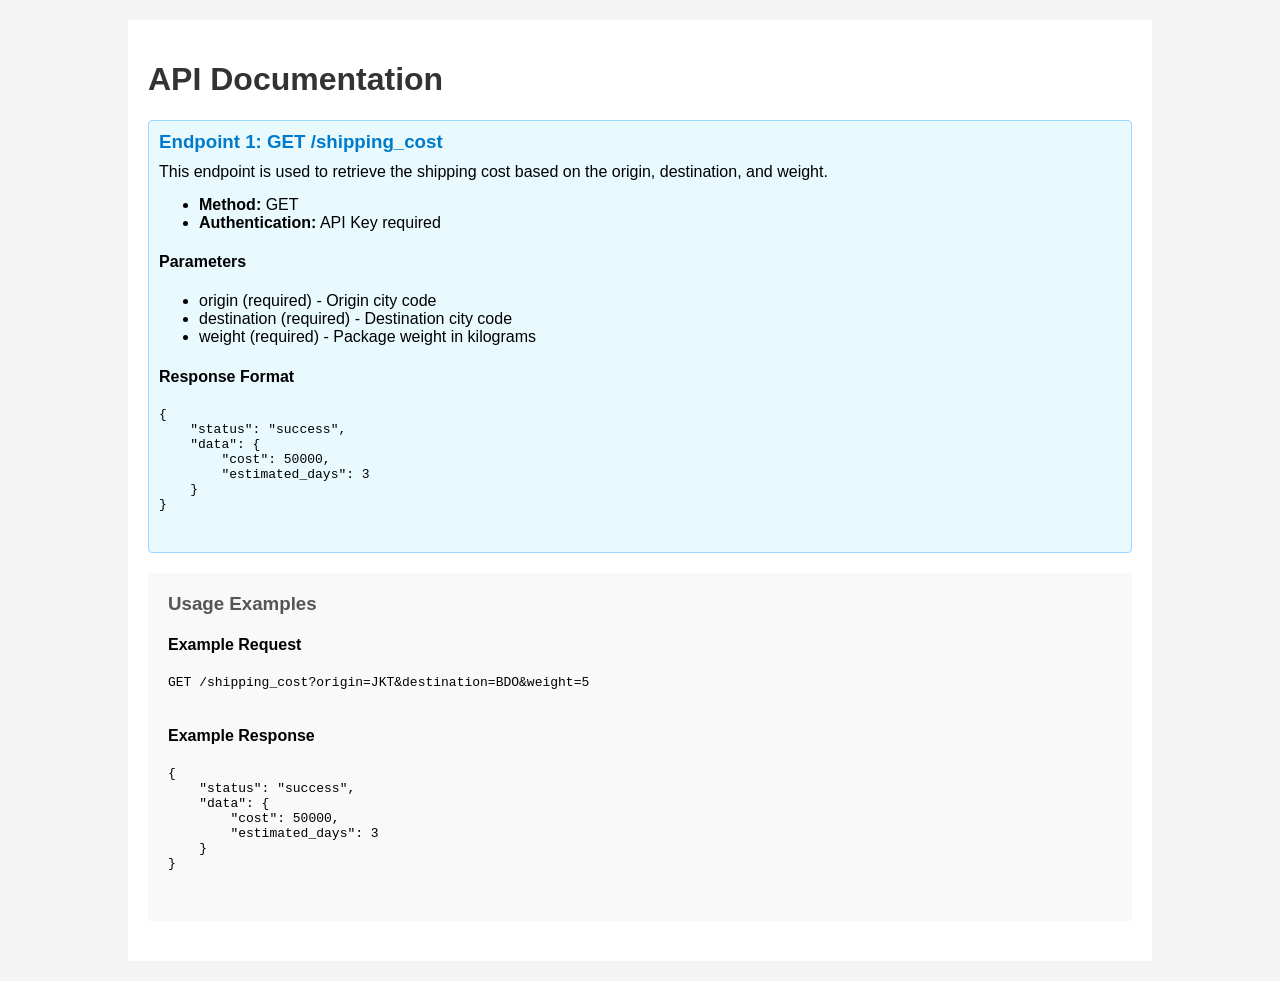
<file: app/index.html>
<!DOCTYPE html>
<html lang="en">
<head>
    <meta charset="UTF-8">
    <meta name="viewport" content="width=device-width, initial-scale=1.0">
    <title>API Documentation</title>
    <style>
        body {
            font-family: Arial, sans-serif;
            margin: 0;
            padding: 0;
            background-color: #f4f4f4;
        }

        .container {
            width: 80%; /* You can adjust this width as needed */
            max-width: 1200px; /* Adjust this if you want a different maximum width */
            margin: 20px auto; /* Centers the container horizontally */
            padding: 20px;
            background-color: #fff;
            box-sizing: border-box; /* Ensures padding is included in the width */
        }

        h1 {
            color: #333;
        }

        h2 {
            color: #555;
            margin-top: 25px;
        }

        p, ul, pre {
            margin: 15px 0;
        }

        .endpoint {
            background-color: #e9faff;
            padding: 10px;
            border: 1px solid #99d9ff;
            border-radius: 4px;
            margin: 20px 0;
        }

        .endpoint h3 {
            margin: 0;
            color: #007acc;
        }

        .endpoint p {
            margin: 10px 0;
        }

        .usage {
            background-color: #f9f9f9;
            padding: 20px;
            margin: 20px 0;
        }

        .usage h3 {
            margin: 0;
            color: #555;
        }
    </style>
</head>
<body>

<div class="container">
    <h1>API Documentation</h1>

    <section class="endpoint">
        <h3>Endpoint 1: GET /shipping_cost</h3>
        <p>This endpoint is used to retrieve the shipping cost based on the origin, destination, and weight.</p>
        <ul>
            <li><strong>Method:</strong> GET</li>
            <li><strong>Authentication:</strong> API Key required</li>
        </ul>
        <h4>Parameters</h4>
        <ul>
            <li>origin (required) - Origin city code</li>
            <li>destination (required) - Destination city code</li>
            <li>weight (required) - Package weight in kilograms</li>
        </ul>
        <h4>Response Format</h4>
        <pre>
{
    "status": "success",
    "data": {
        "cost": 50000,
        "estimated_days": 3
    }
}
        </pre>
    </section>

    <section class="usage">
        <h3>Usage Examples</h3>
        <h4>Example Request</h4>
        <pre>
GET /shipping_cost?origin=JKT&destination=BDO&weight=5
        </pre>
        <h4>Example Response</h4>
        <pre>
{
    "status": "success",
    "data": {
        "cost": 50000,
        "estimated_days": 3
    }
}
        </pre>
    </section>

    <!-- Add more sections for additional endpoints, authentication details, rate limits, etc. -->

</div>

</body>
</html>
</file>
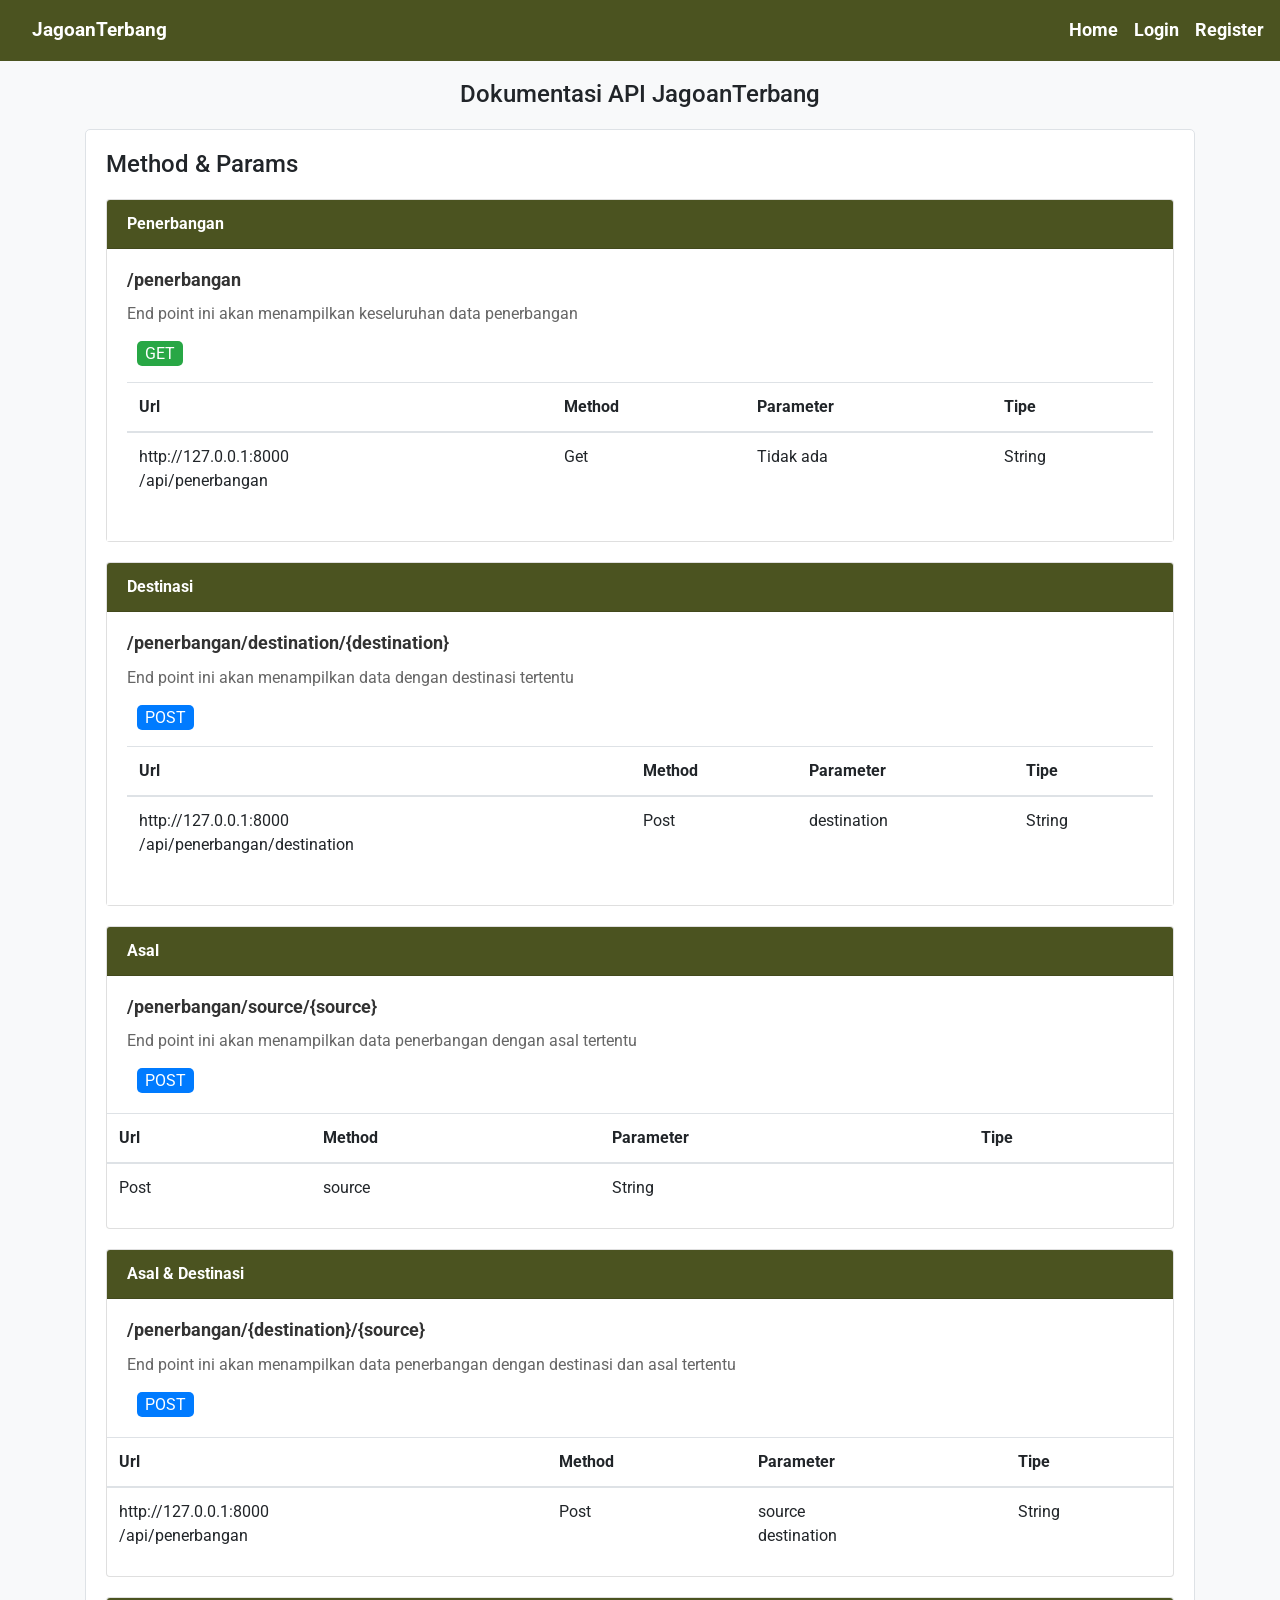
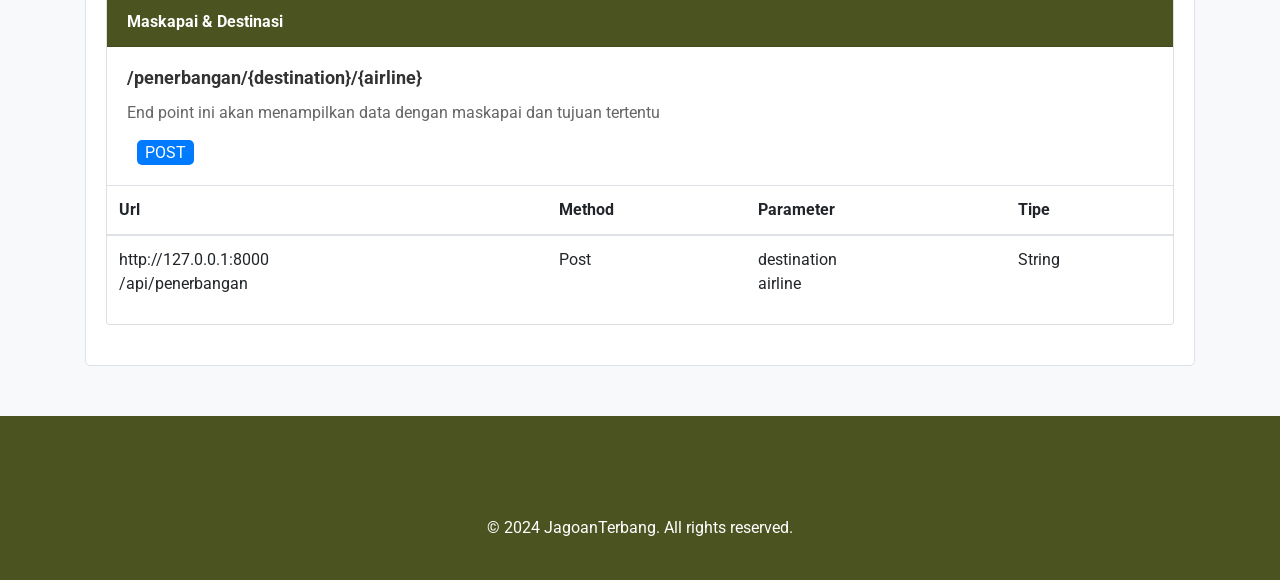
<file: LandingPage/index.html>
<!DOCTYPE html>
<html lang="en">
<head>
    <meta charset="UTF-8">
    <meta name="viewport" content="width=device-width, initial-scale=1.0">
    <title>Dokumentasi API JagoanTerbang</title>
    <link href="https://fonts.googleapis.com/css2?family=Roboto:wght@400;700&display=swap" rel="stylesheet">
    <link rel="stylesheet" href="https://stackpath.bootstrapcdn.com/bootstrap/4.5.2/css/bootstrap.min.css">
    <style>
        body {
            font-family: 'Roboto', sans-serif;
            background-color: #f8f9fa;
            margin: 0;
            padding: 0;
        }
        .container {
            margin-top: 80px;
            margin-bottom: 20px;
        }
        .navbar {
            background-color: #4b5320; /* Army green */
            padding: 1rem;
            width: 100%;
            position: absolute; /* Added */
            top: 0; /* Added */
            left: 0; /* Added */
            z-index: 999; /* Added */
            display: flex; /* Added */
            justify-content: space-between; /* Added */
            align-items: center; /* Added */
        }
        .navbar .logo {
            color: white; /* Added */
            font-weight: bold; /* Added */
            font-size: 1.2rem; /* Added */
            margin-left: 1rem; /* Added */
        }
        .navbar ul {
            list-style-type: none;
            margin: 0;
            padding: 0;
            display: flex;
        }
        .navbar li {
            margin-right: 1rem;
        }
        .navbar li:last-child {
            margin-right: 0;
        }
        .navbar a {
            text-decoration: none;
            color: white;
            font-weight: bold;
            font-size: 1.1rem;
            transition: color 0.3s ease;
        }
        .navbar a:hover {
            color: #fffbfb; /* Lighter color on hover */
        }
        /* Content Styles */
        .section {
            margin-bottom: 30px;
            padding: 20px;
            border: 1px solid #dee2e6;
            border-radius: 5px;
            background-color: #fff;
        }
        .section-title {
            font-size: 24px;
            margin-bottom: 20px;
        }
        .endpoint-card {
            margin-bottom: 20px;
        }
        .card-header {
            background-color: #4b5320; /* Soft gray */
            color: #fff;
            font-weight: bold;
        }
        .card-body {
            background-color: #fff;
        }
        .card-title {
            color: #333;
            font-size: 18px;
            font-weight: bold;
        }
        .method {
            margin-left: 10px;
            padding: 3px 8px;
            border-radius: 5px;
            color: #fff;
        }
        .method-get {
            background-color: #28a745; /* Green for GET */
        }
        .method-post {
            background-color: #007bff; /* Blue for POST */
        }
        .endpoint-description {
            margin-top: 10px;
            color: #666;
        }
        /* Footer Styles */
        footer {
            background-color: #4b5320; /* Green Army */
            color: #fff;
            padding: 20px 0;
            text-align: center;
            width: 100%;
            bottom: 0;
        }

</style>
</head>
<body>
    <div class="navbar">
        <div class="logo">JagoanTerbang</div>
        <ul>
            <li><a href="/LandingPage/index.html">Home</a></li>
            <li><a href="/LandingPage/LoginPage/index.html">Login</a></li>
            <li><a href="/LandingPage/LoginPage/index copy.html">Register</a></li>
        </ul>
    </div>
    <div class="container">
        <div class="row">
            <div class="col-md-12">
                <h1 class="text-center section-title" id="section-endpoint">Dokumentasi API JagoanTerbang</h1>
            </div>
        </div>
        <div class="row">
            <div class="col-md-12">
                <div class="section" id="section-endpoint">
                    <h2 class="section-title">Method & Params</h2>
                    <div class="card endpoint-card">
                        <div class="card-header">Penerbangan</div>
                        <div class="card-body">
                            <h5 class="card-title">/penerbangan</h5>
                            <p class="card-text endpoint-description">End point ini akan menampilkan keseluruhan data penerbangan</p>
                            <p class="card-text"><span class="method method-get">GET</span></p>
                            <!--<h6 class="card-text endpoint-description text-center">Parameter</h6>-->
                            <table class="table mx-auto">
                                <thead>
                                    <tr>
                                        <th scope="col">Url</th>
                                        <th scope="col">Method</th>
                                        <th scope="col">Parameter</th>
                                        <th scope="col">Tipe</th>
                                    </tr>
                                </thead>
                                <tbody>
                                    <tr>
                                        <td>http://127.0.0.1:8000<br>/api/penerbangan</td>
                                        <td>Get</td>
                                        <td>Tidak ada</td>
                                        <td>String</td>
                                    </tr>
                                </tbody>
                            </table>
                        </div>
                    </div>



                    <div class="card endpoint-card">
                        <div class="card-header">Destinasi</div>
                        <div class="card-body">
                            <h5 class="card-title">/penerbangan/destination/{destination}</h5>
                            <p class="card-text endpoint-description">End point ini akan menampilkan data dengan destinasi tertentu</p>
                            <p class="card-text"><span class="method method-post">POST</span></p>
                            <table class="table mx-auto">
                                <thead>
                                    <tr>
                                        <th scope="col">Url</th>
                                        <th scope="col">Method</th>
                                        <th scope="col">Parameter</th>
                                        <th scope="col">Tipe</th>
                                    </tr>
                                </thead>
                                <tbody>
                                    <tr>
                                        <td>http://127.0.0.1:8000<br>/api/penerbangan/destination</td>
                                        <td>Post</td>
                                        <td>destination</td>
                                        <td>String</td>
                                    </tr>
                                </tbody>
                            </table>
                        </div>
                    </div>
                    <div class="card endpoint-card">
                        <div class="card-header">Asal</div>
                        <div class="card-body">
                            <h5 class="card-title">/penerbangan/source/{source}</h5>
                            <p class="card-text endpoint-description">End point ini akan menampilkan data penerbangan dengan asal tertentu</p>
                            <p class="card-text"><span class="method method-post">POST</span></p>
                        </div>
                        <table class="table mx-auto">
                            <thead>
                                <tr>
                                    <th scope="col">Url</th>
                                    <th scope="col">Method</th>
                                    <th scope="col">Parameter</th>
                                    <th scope="col">Tipe</th>
                                </tr>
                            </thead>
                            <tbody>
                                <tr>

                                    <td>Post</td>
                                    <td>source</td>
                                    <td>String</td>
                                </tr>
                            </tbody>
                        </table>
                    </div>
                    <div class="card endpoint-card">
                        <div class="card-header">Asal & Destinasi</div>
                        <div class="card-body">
                            <h5 class="card-title">/penerbangan/{destination}/{source}</h5>
                            <p class="card-text endpoint-description">End point ini akan menampilkan data penerbangan dengan destinasi dan asal tertentu</p>
                            <p class="card-text"><span class="method method-post">POST</span></p>
                        </div>
                        <table class="table mx-auto">
                            <thead>
                                <tr>
                                    <th scope="col">Url</th>
                                    <th scope="col">Method</th>
                                    <th scope="col">Parameter</th>
                                    <th scope="col">Tipe</th>
                                </tr>
                            </thead>
                            <tbody>
                                <tr>
                                    <td>http://127.0.0.1:8000<br>/api/penerbangan</td>
                                    <td>Post</td>
                                    <td>source <br> destination</td>
                                    <td>String</td>
                                </tr>
                            </tbody>
                        </table>
                    </div>
                    <div class="card endpoint-card">
                        <div class="card-header">Maskapai & Destinasi</div>
                        <div class="card-body">
                            <h5 class="card-title">/penerbangan/{destination}/{airline}</h5>
                            <p class="card-text endpoint-description">End point ini akan menampilkan data dengan maskapai dan tujuan tertentu</p>
                            <p class="card-text"><span class="method method-post">POST</span></p>
                        </div>
                        <table class="table mx-auto">
                            <thead>
                                <tr>
                                    <th scope="col">Url</th>
                                    <th scope="col">Method</th>
                                    <th scope="col">Parameter</th>
                                    <th scope="col">Tipe</th>
                                </tr>
                            </thead>
                            <tbody>
                                <tr>
                                    <td>http://127.0.0.1:8000<br>/api/penerbangan</td>
                                    <td>Post</td>
                                    <td>destination <br> airline</td>
                                    <td>String</td>
                                </tr>
                            </tbody>
                        </table>
                    </div>
                </div>
            </div>
        </div>
    </div>

    <footer>
        <div class="container">
            <p>&copy; 2024 JagoanTerbang. All rights reserved.</p>
        </div>
    </footer>
</body>
</html>
</file>
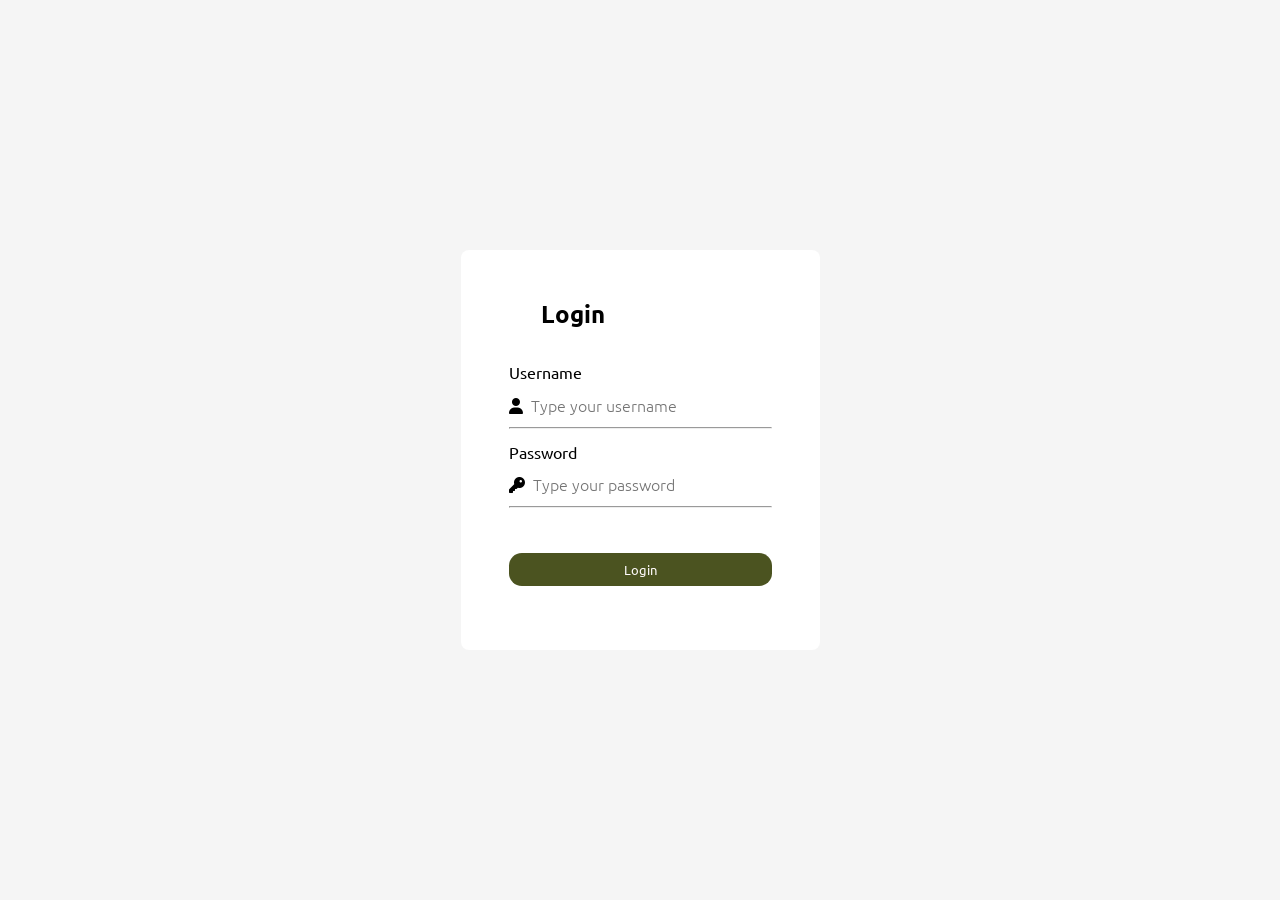
<file: LandingPage/LoginPage/index.html>
<!DOCTYPE html>
<html lang="en">
  <head>
    <meta charset="UTF-8" />
    <meta http-equiv="X-UA-Compatible" content="IE=edge" />
    <meta name="viewport" content="width=device-width, initial-scale=1.0" />
    <title>Login Form</title>
    <link rel="stylesheet" href="style.css" />
    <link
      rel="stylesheet"
      href="https://cdnjs.cloudflare.com/ajax/libs/font-awesome/6.1.1/css/all.min.css"
      integrity="sha512-KfkfwYDsLkIlwQp6LFnl8zNdLGxu9YAA1QvwINks4PhcElQSvqcyVLLD9aMhXd13uQjoXtEKNosOWaZqXgel0g=="
      crossorigin="anonymous"
      referrerpolicy="no-referrer"
    />
  </head>

  <body>
    <div class="container">
      <h2 class="t-center">Login</h2>
      <form action="">
        <div class="inputDiv">
          <label for="name" class="username">Username</label>
          <div class="userArea">
            <i class="fa-solid fa-user"></i
            ><input
              type="text"
              name="name"
              id="name"
              placeholder="Type your username"
            />
          </div>
          <hr />
        </div>
        <div class="inputDiv">
          <label for="password" class="username">Password</label>
          <div class="userArea">
            <i class="fa-solid fa-key">
              </i
            ><input
              type="password"
              name="password"
              id="password"
              placeholder="Type your password"
            />
          </div>
          <hr />
        </div>
        <button class="btn">Login</button>
        </div>
      </form>
    </div>
  </body>
</html>
</file>
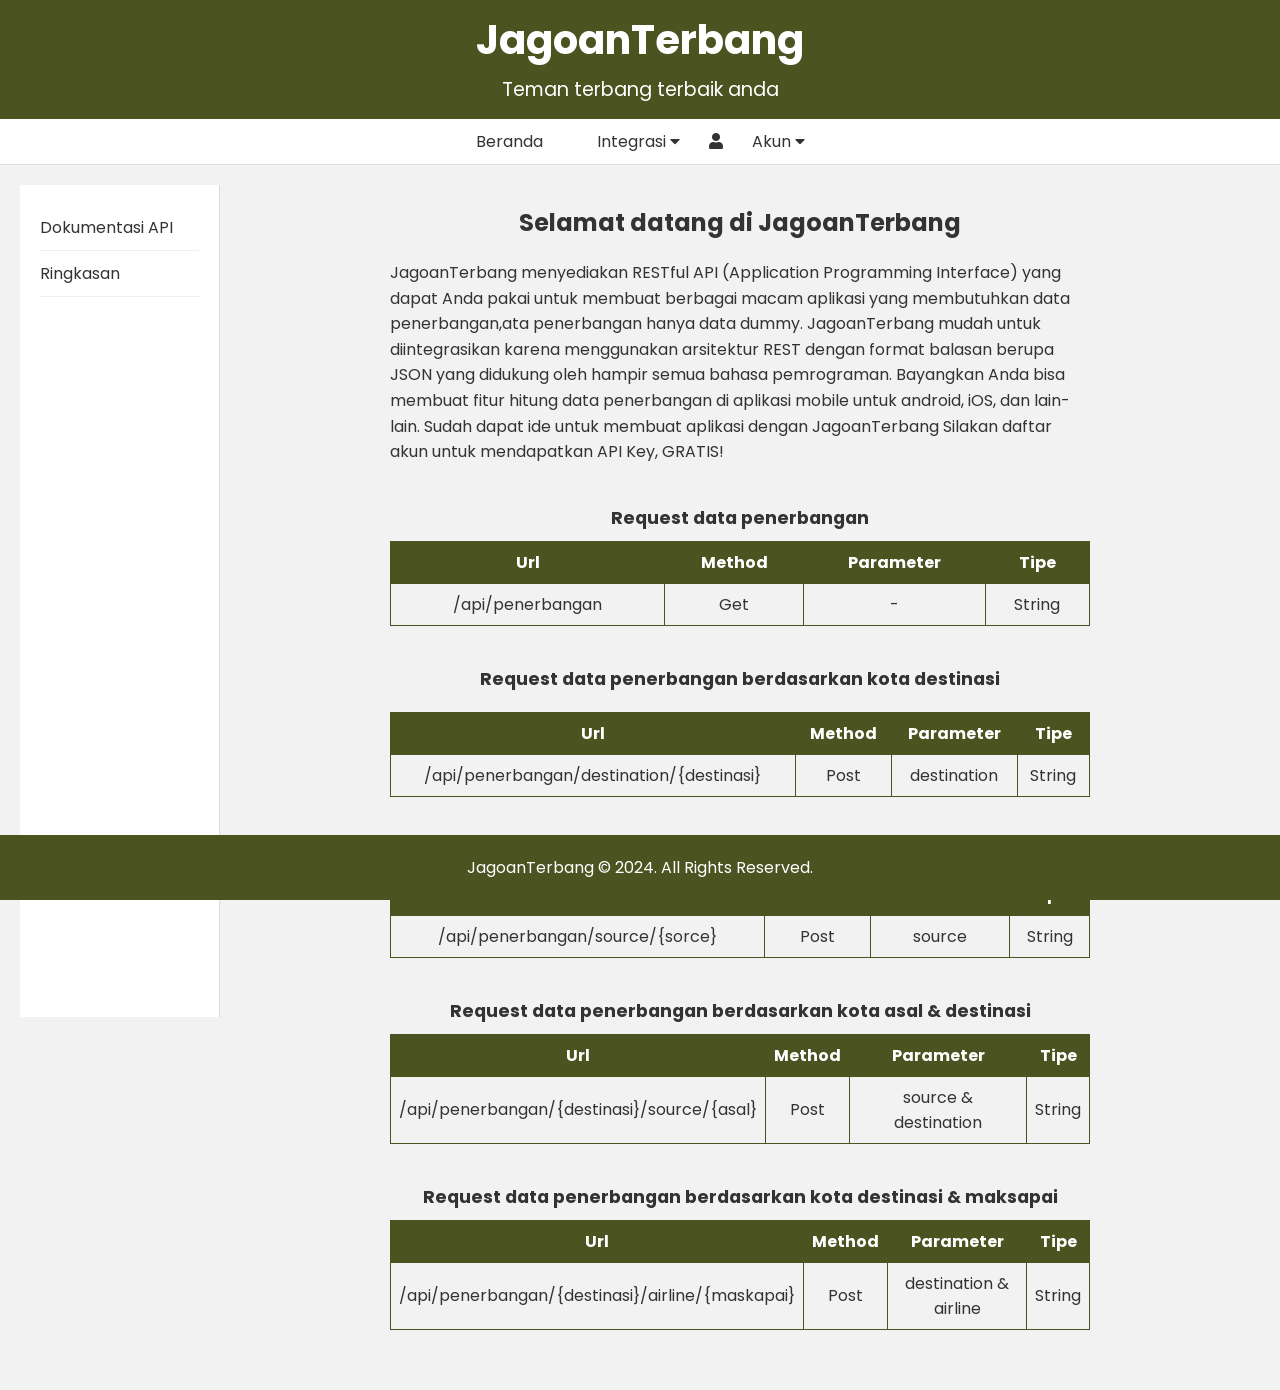
<file: LandingPage/dokumentasi.html>
<!DOCTYPE html>
<html lang="en" dir="ltr">
<head>
  <meta charset="utf-8">
  <title>Dokumentasi</title>
  <link rel="stylesheet" href="https://fonts.googleapis.com/css?family=Poppins&display=swap">
  <link rel="stylesheet" href="https://cdnjs.cloudflare.com/ajax/libs/font-awesome/5.15.3/css/all.min.css">
  <style>
    * {
      margin: 0;
      padding: 0;
      box-sizing: border-box;
      font-family: 'Poppins', sans-serif;
    }
    body {
      background: #f2f2f2;
      color: #333;
      display: flex;
      flex-direction: column;
      min-height: 100vh;
    }
    header {
      background: #4b5320;
      padding: 10px 0;
      text-align: center;
      color: white;
    }
    header h1 {
      margin: 0;
      font-size: 2.5em;
    }
    header p {
      margin: 5px  15px;
      font-size: 1.2em;
    }
    nav {
      background: #ffffff;
      padding: 10px 0;
      text-align: center;
      border-bottom: 1px solid #ddd;
    }
    nav a {
      color: #333;
      text-decoration: none;
      margin: 0 15px;
      font-size: 16px;
      padding: 5px 10px;
    }
    nav a:hover {
      color: #4b5320;
    }
    nav .menu-item, nav .user-menu {
      display: inline-block;
      position: relative;
      cursor: pointer; /* Menambahkan cursor pointer */
    }
    nav .menu-item .dropdown, nav .user-menu .user-dropdown {
      display: none;
      position: absolute;
      top: 30px;
      left: 0;
      background: #fff;
      border: 1px solid #ddd;
      border-radius: 5px;
      width: 150px;
      text-align: left;
      z-index: 1000; /* Menambahkan z-index */
    }
    nav .menu-item .dropdown a, nav .user-menu .user-dropdown a {
      display: block;
      padding: 10px;
      color: #333;
      text-decoration: none;
    }
    nav .menu-item .dropdown a:hover, nav .user-menu .user-dropdown a:hover {
      background: #f2f2f2;
    }
    .container {
      display: flex;
      flex: 1;
      padding: 20px;
      overflow: hidden;

    }
    .sidebar {
      width: 200px;
      background: #fff;
      padding: 20px;
      border-right: 1px solid #ddd;
      overflow-y: auto;
      max-height: calc(100vh - 68px);
    }
    .sidebar a {
      display: block;
      padding: 10px 0;
      color: #333;
      text-decoration: none;
      border-bottom: 1px solid #eee;
    }
    .sidebar a:hover {
      background: #f2f2f2;
    }
    .content {
      flex: 1;
      padding: 20px;
      overflow-y: auto;
      display: flex;
      flex-direction: column;
      align-items: center;
    }
    .content h2 {
      margin-bottom: 20px;
    }
    .content p {
      width: 70%;
      margin-bottom: 20px;
      line-height: 1.6;
      margin-left: 250px;
      margin-right: 250px;
    }
    .table-container {
      width: 70%;
      display: flex;
      justify-content: center;
      margin: 20px 0;
    }
    .table {
      width: 100%;
      border-collapse: collapse;
    }
    caption {
        font-size: 1.1em;
        font-weight:bolder ;
        margin-bottom: 10px;
        text-align: center;
    }
    .table th, .table td {
      border: 1px solid #4b5320;
      padding: 8px;
      text-align: center;
    }
    .table th {
      background-color: #4b5320;
      color: white;
    }
    footer {
      background: #4b5320;
      color: white;
      text-align: center;
      padding: 20px;
      position: fixed;
      bottom: 0;
      width: 100%;
    }
    footer .social-links a {
      color: white;
      margin: 0 10px;
      text-decoration: none;
      font-size: 1.2em;
    }
    footer .social-links a:hover {
      text-decoration: underline;
    }
  </style>
</head>
<body>
  <header>
    <h1>JagoanTerbang</h1>
    <p>Teman terbang terbaik anda</p>
  </header>
  <nav>
    <a href="#">Beranda</a>
    <div class="menu-item">
      <a href="#">Integrasi <span class="fas fa-caret-down"></span></a>
      <div class="dropdown" id="integrasi-dropdown">
        <a href="index.html">Dokumentasi</a>
        <a href="#">Widget</a>
      </div>
    </div>
    <div class="user-menu">
      <span class="fas fa-user"></span> <a id="akun-menu">Akun <span class="fas fa-caret-down"></span></a>
      <div class="user-dropdown" id="user-dropdown">
        <a href="LoginPage/index copy.html">Daftar</a>
        <a href="LoginPage/index.html">Masuk</a>
      </div>
    </div>
  </nav>
  <div class="container">
    <div class="sidebar">
      <a href="#">Dokumentasi API</a>
      <a href="#">Ringkasan</a>
    </div>
    <div class="content">
      <!-- Konten Dokumentasi -->
      <h2>Selamat datang di JagoanTerbang</h2>
        <p>JagoanTerbang menyediakan RESTful API (Application Programming Interface) yang dapat  Anda pakai untuk membuat berbagai macam aplikasi yang membutuhkan data penerbangan,ata penerbangan hanya data dummy. JagoanTerbang mudah untuk diintegrasikan karena menggunakan arsitektur REST dengan format balasan berupa JSON yang didukung oleh hampir semua bahasa pemrograman. Bayangkan Anda bisa membuat fitur hitung data penerbangan di  aplikasi mobile untuk android, iOS, dan lain-lain. Sudah dapat ide untuk membuat aplikasi dengan JagoanTerbang Silakan daftar akun untuk mendapatkan API Key, GRATIS!</p>
      <!-- Tambahkan lebih banyak konten dokumentasi di sini -->
      <div class="table-container">
        <table class="table">
        <caption>Request data penerbangan</caption>
        <thead>
            <tr>
                <th scope="col">Url</th>
                <th scope="col">Method</th>
                <th scope="col">Parameter</th>
                <th scope="col">Tipe</th>
            </tr>
          </thead>
          <tbody>
            <tr>
                <td>/api/penerbangan</td>
                <td>Get</td>
                <td>-</td>
                <td>String</td>
            </tr>
          </tbody>
        </table>
      </div>
      <div class="table-container">
        <table class="table">
        <caption>Request data penerbangan berdasarkan kota destinasi<caption>
        <thead>
            <tr>
                <th scope="col">Url</th>
                <th scope="col">Method</th>
                <th scope="col">Parameter</th>
                <th scope="col">Tipe</th>
            </tr>
          </thead>
          <tbody>
            <tr>
                <td>/api/penerbangan/destination/{destinasi}</td>
                <td>Post</td>
                <td>destination</td>
                <td>String</td>
            </tr>
          </tbody>
        </table>
      </div>
      <div class="table-container">
        <table class="table">
        <caption>Request data penerbangan berdasarkan kota asal</caption>
        <thead>
            <tr>
                <th scope="col">Url</th>
                <th scope="col">Method</th>
                <th scope="col">Parameter</th>
                <th scope="col">Tipe</th>
            </tr>
          </thead>
          <tbody>
            <tr>
                <td>/api/penerbangan/source/{sorce}</td>
                <td>Post</td>
                <td>source</td>
                <td>String</td>
            </tr>
          </tbody>
        </table>
      </div>
      <div class="table-container">
        <table class="table">
        <caption>Request data penerbangan berdasarkan kota asal & destinasi</caption>
        <thead>
            <tr>
                <th scope="col">Url</th>
                <th scope="col">Method</th>
                <th scope="col">Parameter</th>
                <th scope="col">Tipe</th>
            </tr>
          </thead>
          <tbody>
            <tr>
                <td>/api/penerbangan/{destinasi}/source/{asal}</td>
                <td>Post</td>
                <td>source & destination</td>
                <td>String</td>
            </tr>
          </tbody>
        </table>
      </div>
      <div class="table-container">
        <table class="table">
        <caption>Request data penerbangan berdasarkan kota destinasi & maksapai</caption>
        <thead>
            <tr>
                <th scope="col">Url</th>
                <th scope="col">Method</th>
                <th scope="col">Parameter</th>
                <th scope="col">Tipe</th>
            </tr>
          </thead>
          <tbody>
            <tr>
                <td>/api/penerbangan/{destinasi}/airline/{maskapai}</td>
                <td>Post</td>
                <td>destination & airline </td>
                <td>String</td>
            </tr>
          </tbody>
        </table>
      </div>
    </div>
  </div>
  <footer>
    <div>
      JagoanTerbang &copy; 2024. All Rights Reserved.
    </div>
  </footer>

  <script>
    document.getElementById('akun-menu').addEventListener('click', function(event) {
      event.stopPropagation(); // Mencegah penutupan dropdown saat klik di dalamnya
      var dropdown = document.getElementById('user-dropdown');
      dropdown.style.display = dropdown.style.display === 'block' ? 'none' : 'block';
    });

    document.querySelector('.menu-item > a').addEventListener('click', function(event) {
      event.stopPropagation(); // Mencegah penutupan dropdown saat klik di dalamnya
      var dropdown = document.getElementById('integrasi-dropdown');
      dropdown.style.display = dropdown.style.display === 'block' ? 'none' : 'block';
    });

    window.onclick = function(event) {
      var userDropdowns = document.querySelectorAll(".user-dropdown");
      userDropdowns.forEach(function(dropdown) {
        if (dropdown.style.display === 'block') {
          dropdown.style.display = 'none';
        }
      });
      var dropdowns = document.querySelectorAll(".dropdown");
      dropdowns.forEach(function(dropdown) {
        if (dropdown.style.display === 'block') {
          dropdown.style.display = 'none';
        }
      });
    };
  </script>
</body>
</html>
</file>
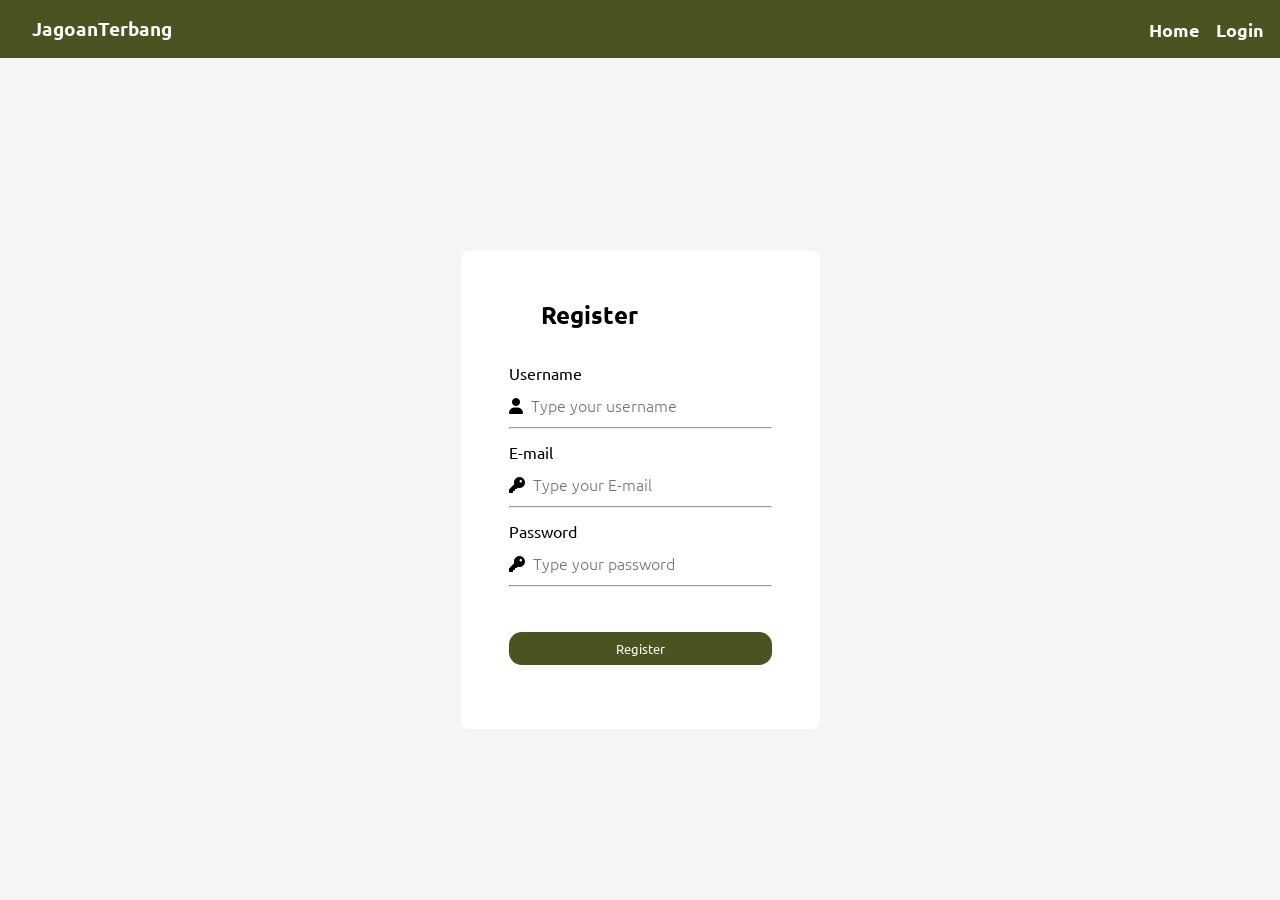
<file: LandingPage/LoginPage/index copy.html>
<!DOCTYPE html>
<html lang="en">
<head>
    <meta charset="UTF-8">
    <meta http-equiv="X-UA-Compatible" content="IE=edge">
    <meta name="viewport" content="width=device-width, initial-scale=1.0">
    <title>Register Form</title>
    <link rel="stylesheet" href="style.css">
    <link rel="stylesheet" href="https://cdnjs.cloudflare.com/ajax/libs/font-awesome/6.1.1/css/all.min.css" integrity="sha512-KfkfwYDsLkIlwQp6LFnl8zNdLGxu9YAA1QvwINks4PhcElQSvqcyVLLD9aMhXd13uQjoXtEKNosOWaZqXgel0g==" crossorigin="anonymous" referrerpolicy="no-referrer">
    <style>
        @import url("https://fonts.googleapis.com/css2?family=Ubuntu:wght@300;500;700&display=swap");
        * {
            margin: 0;
            padding: 0;
            box-sizing: border-box;
            font-family: "Ubuntu", sans-serif;
        }
        body {
            width: 100%;
            height: 100vh;
            position: relative; /* Added */
            background-color: whitesmoke;
            margin: 0; /* Added to reset default margin */
        }
        .navbar {
            background-color: #4b5320; /* Army green */
            padding: 1rem;
            width: 100%;
            position: absolute; /* Added */
            top: 0; /* Added */
            left: 0; /* Added */
            z-index: 999; /* Added */
            display: flex; /* Added */
            justify-content: space-between; /* Added */
            align-items: center; /* Added */
        }
        .navbar .logo {
            color: white; /* Added */
            font-weight: bold; /* Added */
            font-size: 1.2rem; /* Added */
            margin-left: 1rem; /* Added */
        }
        .navbar ul {
            list-style-type: none;
            margin: 0;
            padding: 0;
            display: flex;
        }
        .navbar li {
            margin-right: 1rem;
        }
        .navbar li:last-child {
            margin-right: 0;
        }
        .navbar a {
            text-decoration: none;
            color: white;
            font-weight: bold;
            font-size: 1.1rem;
            transition: color 0.3s ease;
        }
        .navbar a:hover {
            color: #fffbfb; /* Lighter color on hover */
        }
        .container {
            background-color: white;
            justify-content: center;
            align-items: center;
            flex-direction: column;
            padding: 1rem 3rem;
            border-radius: 0.5rem;
            margin-top: 5rem; /* Adjusted margin */
        }
        .container form {
            display: flex;
            justify-content: center;
            flex-direction: column;
            position: relative;
        }
        .container h2 {
            font-size: 1.5rem;
            margin: 2rem;
        }
        .container form input {
            font-weight: lighter;
            border: none;
        }
        input:focus {
            outline: none;
        }
        .container form .username {
            margin-bottom: 0.7rem;
        }
        .container form i {
            font-size: 1rem;
            margin-right: 0.5rem;
        }
        .container form input {
            font-size: 1rem;
        }
        .userArea {
            margin-bottom: 0.7rem;
        }
        .inputDiv {
            display: flex;
            flex-direction: column;
            padding-bottom: 0.8rem;
        }
        .formBottom {
            display: flex;
            justify-content: center;
            align-items: center;
            flex-direction: column;
        }
        .formBottom ul {
            margin-bottom: 3rem;
        }
        .formBottom p {
            margin-bottom: 0.5rem;
            font-size: 0.8rem;
        }
        .flexUl {
            display: flex;
            justify-content: space-between;
            align-items: center;
        }
        .flexUl a {
            text-decoration: none;
        }
        .flexUl li {
            list-style: none;
        }
        .flexUl li i {
            height: 35px;
            width: 35px;
            display: flex;
            justify-content: center;
            align-items: center;
        }
        .fa-brands {
            margin-top: 1rem;
            cursor: pointer;
            color: white;
            padding: 0.5rem;
            border-radius: 50%;
        }
        .btn {
            border: none;
            border-radius: 0.8rem;
            cursor: pointer;
            padding: 0.5rem 0.5rem;
            background: #4b5320;
            margin-top: 2rem;
            margin-bottom: 3rem;
            color: #fffbfb;
        }
    </style>
</head>
<body>
    <div class="navbar">
        <div class="logo">JagoanTerbang</div>
        <ul>
            <li><a href="/LandingPage/dokumentasi.html">Home</a></li>
            <li><a href="index.html">Login</a></li>
        </ul>
    </div>
    <div class="container">
        <h2 class="t-center">Register</h2>
        <form action="">
            <div class="inputDiv">
                <label for="name" class="username">Username</label>
                <div class="userArea">
                    <i class="fa-solid fa-user"></i><input type="text" name="name" id="name" placeholder="Type your username">
                </div>
                <hr/>
            </div>
            <div class="inputDiv">
                <label for="E-mail" class="username">E-mail</label>
                <div class="userArea">
                    <i class="fa-solid fa-key"></i><input type="text" name="email" id="email" placeholder="Type your E-mail">
                </div>
                <hr/>
            </div>
            <div class="inputDiv">
                <label for="password" class="username">Password</label>
                <div class="userArea">
                    <i class="fa-solid fa-key"></i><input type="password" name="password" id="password" placeholder="Type your password">
                </div>
                <hr/>
            </div>
            <button class="btn">Register</button>
        </form>
    </div>
</body>
</html>
</file>
<file: LandingPage/LoginPage/style.css>
@import url("https://fonts.googleapis.com/css2?family=Ubuntu:wght@300;500;700&display=swap");

* {
  margin: 0;
  padding: 0;
  box-sizing: border-box;
  font-family: "Ubuntu", sans-serif;
}
body {
  width: 100%;
  height: 100vh;
  display: flex;
  justify-content: center;
  align-items: center;
  background-color: whitesmoke;
}

.container {
  background-color: white;
  justify-content: center;
  align-items: center;
  flex-direction: column;
  padding: 1rem 3rem;
  border-radius: 0.5rem;
}

.container form {
  display: flex;
  justify-content: center;
  flex-direction: column;
  position: relative;
}

.container h2 {
  font-size: 1.5rem;
  margin: 2rem;
}

.container form input {
  font-weight: lighter;
  border: none;
}

input:focus {
  outline: none;
}

.container form .username {
  margin-bottom: 0.7rem;
}

.container form i {
  font-size: 1rem;
  margin-right: 0.5rem;
}

.container form input {
  font-size: 1rem;
}

.userArea {
  margin-bottom: 0.7rem;
}


.inputDiv {
  display: flex;
  flex-direction: column;
  padding-bottom: 0.8rem;
}

.formBottom {
  display: flex;
  justify-content: center;
  align-items: center;
  flex-direction: column;
}

.formBottom ul {
  margin-bottom: 3rem;
}

.formBottom p {
  margin-bottom: 0.5rem;
  font-size: 0.8rem;
}

.flexUl {
  display: flex;
  justify-content: space-between;
  align-items: center;
}

.flexUl a {
  text-decoration: none;
}

.flexUl li {
  list-style: none;
}

.flexUl li i {
  height: 35px;
  width: 35px;
  display: flex;
  justify-content: center;
  align-items: center;
}

.fa-brands {
  margin-top: 1rem;
  cursor: pointer;
  color: white;
  padding: 0.5rem;
  border-radius: 50%;
}

.btn {
  border: none;
  border-radius: 0.8rem;
  cursor: pointer;
  padding: 0.5rem 0.5rem;
  background: #4b5320;
  margin-top: 2rem;
  margin-bottom: 3rem;
  color: #fffbfb;
}
</file>
